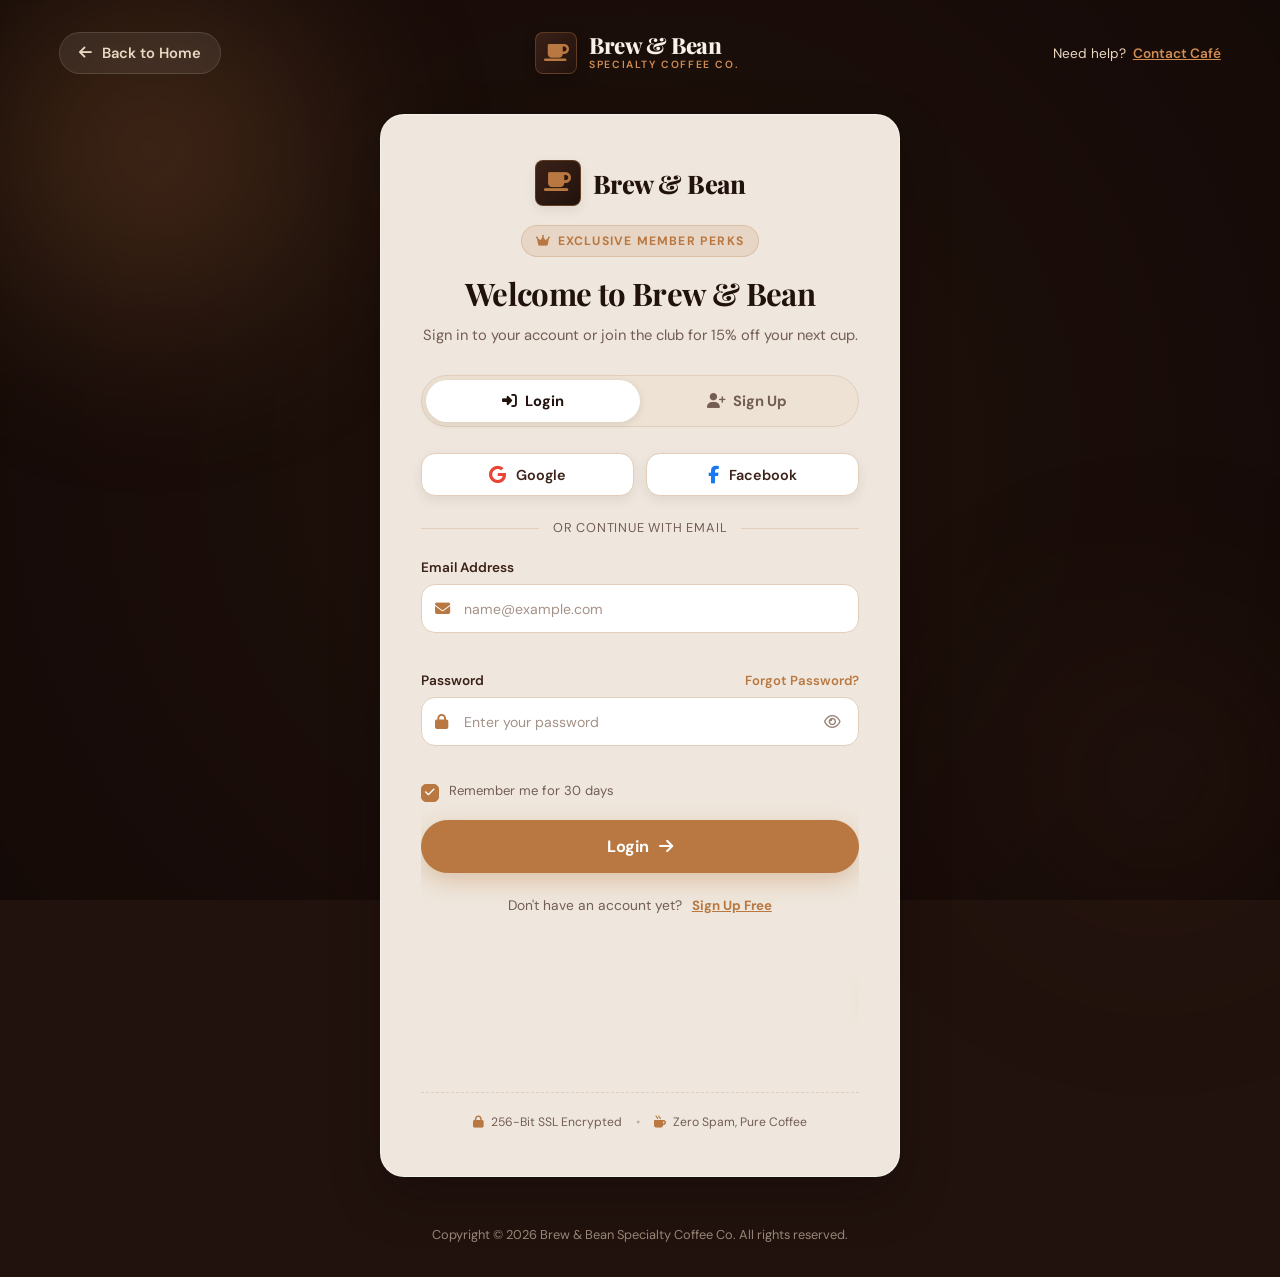
<file: auth.html>
<!DOCTYPE html>
<html lang="en">
<head>
  <meta charset="UTF-8">
  <meta name="viewport" content="width=device-width, initial-scale=1.0">
  <title>Account Portal | Brew &amp; Bean Specialty Coffee Co.</title>
  <meta name="description" content="Sign in or join the Brew & Bean Coffee Club to earn rewards, get 15% off your first order, and enjoy exclusive member privileges.">

  <!-- Google Fonts: Playfair Display & DM Sans -->
  <link rel="preconnect" href="https://fonts.googleapis.com">
  <link rel="preconnect" href="https://fonts.gstatic.com" crossorigin>
  <link href="https://fonts.googleapis.com/css2?family=DM+Sans:ital,opsz,wght@0,9..40,300;0,9..40,400;0,9..40,500;0,9..40,600;0,9..40,700;1,9..40,400&family=Playfair+Display:ital,wght@0,400;0,500;0,600;0,700;0,800;1,400;1,600&display=swap" rel="stylesheet">

  <!-- Font Awesome Icons -->
  <link rel="stylesheet" href="https://cdnjs.cloudflare.com/ajax/libs/font-awesome/6.5.1/css/all.min.css" integrity="sha512-DTOQO9RWCH3ppGqcWaEA1BIZOC6xxalwEsw9c2QQeAIftl+Vegovlnee1c9QX4TctnWMn13TZye+giMm8e2LwA==" crossorigin="anonymous" referrerpolicy="no-referrer" />

  <!-- Auth Stylesheet -->
  <link rel="stylesheet" href="auth.css">
</head>
<body>

  <!-- Background Ambience & Lighting -->
  <div class="auth-bg-wrapper">
    <div class="auth-bg-overlay"></div>
    <div class="ambient-glow glow-1"></div>
    <div class="ambient-glow glow-2"></div>
  </div>

  <div class="auth-page-container">
    
    <!-- Header Bar with Back to Home & Logo -->
    <header class="auth-top-nav">
      <a href="index.html" class="back-home-btn" aria-label="Return to Homepage">
        <i class="fa-solid fa-arrow-left"></i>
        <span>Back to Home</span>
      </a>

      <a href="index.html" class="auth-brand-logo">
        <div class="logo-icon">
          <i class="fa-solid fa-mug-saucer"></i>
        </div>
        <div class="logo-text">
          <span class="brand-title">Brew &amp; Bean</span>
          <span class="brand-subtitle">Specialty Coffee Co.</span>
        </div>
      </a>

      <div class="auth-help-link">
        <span>Need help?</span>
        <a href="index.html#contact">Contact Café</a>
      </div>
    </header>

    <!-- Main Authentication Box -->
    <main class="auth-main-content">
      <div class="auth-card">
        
        <!-- Centered Brew & Bean Brand Header -->
        <div class="auth-card-brand text-center">
          <a href="index.html" class="card-brand-link">
            <div class="logo-icon card-logo-icon">
              <i class="fa-solid fa-mug-saucer"></i>
            </div>
            <span class="brand-title">Brew &amp; Bean</span>
          </a>
        </div>

        <!-- Member Perk Badge -->
        <div class="auth-header text-center">
          <span class="club-badge">
            <i class="fa-solid fa-crown"></i> Exclusive Member Perks
          </span>
          <h1 class="auth-title" id="authTitle">Welcome to Brew &amp; Bean</h1>
          <p class="auth-subtitle" id="authSubtitle">
            Sign in to your account or join the club for 15% off your next cup.
          </p>
        </div>

        <!-- Tab Toggle Switcher -->
        <div class="auth-tabs" role="tablist" aria-label="Authentication Switcher">
          <div class="tab-indicator" id="tabIndicator"></div>
          <button type="button" class="tab-btn active" id="tabLogin" role="tab" aria-selected="true" aria-controls="loginPanel">
            <i class="fa-solid fa-right-to-bracket"></i> Login
          </button>
          <button type="button" class="tab-btn" id="tabSignUp" role="tab" aria-selected="false" aria-controls="signUpPanel">
            <i class="fa-solid fa-user-plus"></i> Sign Up
          </button>
        </div>

        <!-- Social Login Buttons -->
        <div class="social-auth-section">
          <div class="social-buttons-grid">
            <button type="button" class="btn-social google-btn" id="googleLoginBtn">
              <i class="fa-brands fa-google"></i>
              <span>Google</span>
            </button>
            <button type="button" class="btn-social facebook-btn" id="facebookLoginBtn">
              <i class="fa-brands fa-facebook-f"></i>
              <span>Facebook</span>
            </button>
          </div>
          
          <div class="auth-divider">
            <span>or continue with email</span>
          </div>
        </div>

        <!-- Forms Container (Animated Slider) -->
        <div class="forms-slider-container">
          <div class="forms-slider" id="formsSlider">
            
            <!-- 1. LOGIN FORM PANEL -->
            <div class="form-panel active" id="loginPanel" role="tabpanel" aria-labelledby="tabLogin">
              <form id="loginForm" class="auth-form" novalidate>
                
                <div class="form-group">
                  <label for="loginEmail">Email Address</label>
                  <div class="input-wrapper">
                    <i class="fa-solid fa-envelope input-icon"></i>
                    <input type="email" id="loginEmail" name="email" placeholder="name@example.com" autocomplete="email" required>
                  </div>
                  <span class="field-error" id="loginEmailError"></span>
                </div>

                <div class="form-group">
                  <div class="label-row">
                    <label for="loginPassword">Password</label>
                    <a href="#" class="forgot-link" id="forgotPasswordLink">Forgot Password?</a>
                  </div>
                  <div class="input-wrapper">
                    <i class="fa-solid fa-lock input-icon"></i>
                    <input type="password" id="loginPassword" name="password" placeholder="Enter your password" autocomplete="current-password" required>
                    <button type="button" class="toggle-password-btn" data-target="loginPassword" aria-label="Toggle password visibility">
                      <i class="fa-regular fa-eye"></i>
                    </button>
                  </div>
                  <span class="field-error" id="loginPasswordError"></span>
                </div>

                <div class="form-options">
                  <label class="custom-checkbox">
                    <input type="checkbox" id="rememberMe" checked>
                    <span class="checkbox-box"></span>
                    <span class="checkbox-text">Remember me for 30 days</span>
                  </label>
                </div>

                <button type="submit" class="btn btn-primary btn-block btn-lg" id="submitLoginBtn">
                  <span>Login</span>
                  <i class="fa-solid fa-arrow-right"></i>
                </button>

                <div class="form-switch-prompt">
                  <span>Don't have an account yet?</span>
                  <button type="button" class="switch-link" id="switchToSignUp">Sign Up Free</button>
                </div>
              </form>
            </div>

            <!-- 2. SIGN UP FORM PANEL -->
            <div class="form-panel" id="signUpPanel" role="tabpanel" aria-labelledby="tabSignUp">
              <form id="signUpForm" class="auth-form" novalidate>
                
                <div class="form-group">
                  <label for="regFullName">Full Name <span class="req">*</span></label>
                  <div class="input-wrapper">
                    <i class="fa-solid fa-user input-icon"></i>
                    <input type="text" id="regFullName" name="fullname" placeholder="e.g. Danny Ross" autocomplete="name" required>
                  </div>
                  <span class="field-error" id="regFullNameError"></span>
                </div>

                <div class="form-row-2col">
                  <div class="form-group">
                    <label for="regEmail">Email Address <span class="req">*</span></label>
                    <div class="input-wrapper">
                      <i class="fa-solid fa-envelope input-icon"></i>
                      <input type="email" id="regEmail" name="email" placeholder="name@example.com" autocomplete="email" required>
                    </div>
                    <span class="field-error" id="regEmailError"></span>
                  </div>

                  <div class="form-group">
                    <label for="regPhone">Phone Number <span class="req">*</span></label>
                    <div class="input-wrapper">
                      <i class="fa-solid fa-phone input-icon"></i>
                      <input type="tel" id="regPhone" name="phone" placeholder="+91 98765 43210" autocomplete="tel" required>
                    </div>
                    <span class="field-error" id="regPhoneError"></span>
                  </div>
                </div>

                <div class="form-row-2col">
                  <div class="form-group">
                    <label for="regPassword">Password <span class="req">*</span></label>
                    <div class="input-wrapper">
                      <i class="fa-solid fa-lock input-icon"></i>
                      <input type="password" id="regPassword" name="password" placeholder="Min 6 characters" autocomplete="new-password" required>
                      <button type="button" class="toggle-password-btn" data-target="regPassword" aria-label="Toggle password visibility">
                        <i class="fa-regular fa-eye"></i>
                      </button>
                    </div>
                    <span class="field-error" id="regPasswordError"></span>
                  </div>

                  <div class="form-group">
                    <label for="regConfirmPassword">Confirm Password <span class="req">*</span></label>
                    <div class="input-wrapper">
                      <i class="fa-solid fa-shield-halved input-icon"></i>
                      <input type="password" id="regConfirmPassword" name="confirmpassword" placeholder="Re-enter password" autocomplete="new-password" required>
                      <button type="button" class="toggle-password-btn" data-target="regConfirmPassword" aria-label="Toggle password visibility">
                        <i class="fa-regular fa-eye"></i>
                      </button>
                    </div>
                    <span class="field-error" id="regConfirmPasswordError"></span>
                  </div>
                </div>

                <div class="form-options">
                  <label class="custom-checkbox">
                    <input type="checkbox" id="regTerms" checked required>
                    <span class="checkbox-box"></span>
                    <span class="checkbox-text">
                      I agree to the <a href="index.html" class="inline-link">Terms of Service</a> &amp; want to receive secret roast discounts.
                    </span>
                  </label>
                  <span class="field-error" id="regTermsError"></span>
                </div>

                <button type="submit" class="btn btn-primary btn-block btn-lg" id="submitSignUpBtn">
                  <span>Create Account</span>
                  <i class="fa-solid fa-arrow-right"></i>
                </button>

                <div class="form-switch-prompt">
                  <span>Already have an account?</span>
                  <button type="button" class="switch-link" id="switchToLogin">Login</button>
                </div>
              </form>
            </div>

          </div>
        </div>

        <!-- Footer Guarantees -->
        <div class="auth-card-footer">
          <div class="guarantee-item">
            <i class="fa-solid fa-lock"></i>
            <span>256-Bit SSL Encrypted</span>
          </div>
          <div class="guarantee-divider">•</div>
          <div class="guarantee-item">
            <i class="fa-solid fa-mug-hot"></i>
            <span>Zero Spam, Pure Coffee</span>
          </div>
        </div>

      </div>
    </main>

    <!-- Simple Bottom Copyright -->
    <footer class="auth-page-footer">
      <p>Copyright &copy; 2026 Brew &amp; Bean Specialty Coffee Co. All rights reserved.</p>
    </footer>

  </div>

  <!-- Forgot Password Modal -->
  <div class="auth-modal-overlay" id="forgotModalOverlay">
    <div class="auth-modal-card">
      <button class="modal-close-btn" id="closeForgotModalBtn" aria-label="Close modal">
        <i class="fa-solid fa-xmark"></i>
      </button>
      <div class="modal-icon-header">
        <i class="fa-solid fa-key"></i>
      </div>
      <h3 class="modal-title">Reset Your Password</h3>
      <p class="modal-text">Enter your registered email address and we'll send you an instant reset link.</p>
      
      <form id="forgotPasswordForm" novalidate>
        <div class="form-group text-left">
          <label for="forgotEmail">Email Address</label>
          <div class="input-wrapper">
            <i class="fa-solid fa-envelope input-icon"></i>
            <input type="email" id="forgotEmail" placeholder="name@example.com" required>
          </div>
          <span class="field-error" id="forgotEmailError"></span>
        </div>
        <button type="submit" class="btn btn-primary btn-block">Send Reset Link</button>
      </form>
    </div>
  </div>

  <!-- Toast Notification Container -->
  <div class="toast-container" id="toastContainer"></div>

  <!-- JavaScript -->
  <script src="auth.js"></script>
</body>
</html>
</file>
<file: auth.css>
/* ==========================================================================
   Brew & Bean - Authentication Portal Styling (auth.css)
   Warm, Elegant, and Cozy Coffee-Shop Aesthetic
   ========================================================================== */

:root {
  /* Brand Palette */
  --dark-coffee-brown: #21120D;
  --coffee-brown: #3B2118;
  --cream: #F8F1E7;
  --cream-subtle: #fcf9f5;
  --caramel: #B97841;
  --caramel-hover: #9c6332;
  --caramel-light: #d18d53;
  --light-brown: #EAD7C2;
  --light-brown-border: #e2ceba;
  --white: #FFFFFF;
  --text-color: #2B211D;
  --text-muted: #735D54;

  /* Typography */
  --font-heading: 'Playfair Display', Georgia, serif;
  --font-body: 'DM Sans', -apple-system, BlinkMacSystemFont, 'Segoe UI', Roboto, sans-serif;

  /* Elevations & Radii */
  --shadow-sm: 0 4px 12px rgba(33, 18, 13, 0.08);
  --shadow-md: 0 10px 30px rgba(33, 18, 13, 0.12);
  --shadow-lg: 0 20px 50px rgba(15, 8, 6, 0.28);
  --shadow-caramel: 0 8px 24px rgba(185, 120, 65, 0.35);
  --radius-sm: 8px;
  --radius-md: 14px;
  --radius-lg: 24px;
  --radius-full: 9999px;

  /* Transitions */
  --transition-fast: 0.2s cubic-bezier(0.4, 0, 0.2, 1);
  --transition-normal: 0.35s cubic-bezier(0.4, 0, 0.2, 1);
  --transition-bounce: 0.5s cubic-bezier(0.34, 1.56, 0.64, 1);
}

/* Reset */
*, *::before, *::after {
  box-sizing: border-box;
  margin: 0;
  padding: 0;
}

html, body {
  min-height: 100%;
  font-family: var(--font-body);
  color: var(--text-color);
  background-color: var(--dark-coffee-brown);
  line-height: 1.55;
  overflow-x: hidden;
  -webkit-font-smoothing: antialiased;
}

a {
  color: inherit;
  text-decoration: none;
}

button {
  cursor: pointer;
  background: none;
  border: none;
  font-family: inherit;
}

/* Background Atmosphere */
.auth-bg-wrapper {
  position: fixed;
  top: 0;
  left: 0;
  width: 100vw;
  height: 100vh;
  z-index: 0;
  background-image: url('https://images.unsplash.com/photo-1501339847302-ac426a4a7cbb?q=80&w=1920&auto=format&fit=crop');
  background-size: cover;
  background-position: center;
}

.auth-bg-overlay {
  position: absolute;
  top: 0;
  left: 0;
  width: 100%;
  height: 100%;
  background: radial-gradient(circle at center, rgba(33, 18, 13, 0.82) 0%, rgba(20, 10, 7, 0.95) 100%);
  backdrop-filter: blur(8px);
  -webkit-backdrop-filter: blur(8px);
}

.ambient-glow {
  position: absolute;
  border-radius: 50%;
  filter: blur(80px);
  opacity: 0.35;
  pointer-events: none;
}

.glow-1 {
  width: 500px;
  height: 500px;
  background: radial-gradient(circle, var(--caramel) 0%, transparent 70%);
  top: -100px;
  left: -100px;
}

.glow-2 {
  width: 450px;
  height: 450px;
  background: radial-gradient(circle, var(--coffee-brown) 0%, transparent 70%);
  bottom: -100px;
  right: -100px;
}

/* Page Layout */
.auth-page-container {
  position: relative;
  z-index: 10;
  min-height: 100vh;
  display: flex;
  flex-direction: column;
  justify-content: space-between;
  padding: 1.5rem 1.2rem;
  max-width: 1200px;
  margin: 0 auto;
}

/* Top Navigation Bar */
.auth-top-nav {
  display: flex;
  align-items: center;
  justify-content: space-between;
  padding: 0.5rem 0 1.5rem 0;
}

.back-home-btn {
  display: inline-flex;
  align-items: center;
  gap: 0.6rem;
  font-size: 0.92rem;
  font-weight: 600;
  color: var(--light-brown);
  background: rgba(255, 255, 255, 0.08);
  backdrop-filter: blur(6px);
  padding: 0.55rem 1.2rem;
  border-radius: var(--radius-full);
  border: 1px solid rgba(255, 255, 255, 0.12);
  transition: all var(--transition-fast);
}

.back-home-btn:hover {
  background-color: var(--caramel);
  color: var(--white);
  border-color: var(--caramel);
  transform: translateX(-3px);
}

/* Brand Logo */
.auth-brand-logo {
  display: flex;
  align-items: center;
  gap: 0.75rem;
}

.logo-icon {
  width: 42px;
  height: 42px;
  border-radius: var(--radius-sm);
  background: linear-gradient(135deg, var(--coffee-brown), var(--dark-coffee-brown));
  color: var(--caramel);
  display: flex;
  align-items: center;
  justify-content: center;
  font-size: 1.25rem;
  box-shadow: 0 4px 12px rgba(0,0,0,0.3);
  border: 1px solid rgba(185, 120, 65, 0.35);
  transition: transform var(--transition-fast);
}

.auth-brand-logo:hover .logo-icon {
  transform: rotate(-5deg) scale(1.05);
}

.logo-text {
  display: flex;
  flex-direction: column;
}

.brand-title {
  font-family: var(--font-heading);
  font-size: 1.4rem;
  font-weight: 800;
  color: var(--cream);
  line-height: 1.1;
  letter-spacing: -0.02em;
}

.brand-subtitle {
  font-size: 0.65rem;
  text-transform: uppercase;
  letter-spacing: 1.6px;
  color: var(--caramel-light);
  font-weight: 600;
}

.auth-help-link {
  font-size: 0.85rem;
  color: var(--light-brown);
  display: flex;
  align-items: center;
  gap: 0.4rem;
}

.auth-help-link a {
  color: var(--caramel-light);
  font-weight: 600;
  text-decoration: underline;
}

.auth-help-link a:hover {
  color: var(--white);
}

/* Main Content Area */
.auth-main-content {
  display: flex;
  justify-content: center;
  align-items: center;
  padding: 1rem 0 2rem 0;
}

/* The Authentication Card */
.auth-card {
  background: rgba(248, 241, 231, 0.96);
  backdrop-filter: blur(16px);
  -webkit-backdrop-filter: blur(16px);
  border-radius: var(--radius-lg);
  width: 100%;
  max-width: 520px;
  padding: 2.8rem 2.5rem;
  box-shadow: var(--shadow-lg);
  border: 1px solid rgba(255, 255, 255, 0.4);
  position: relative;
  overflow: hidden;
  animation: cardFadeUp 0.6s cubic-bezier(0.16, 1, 0.3, 1);
}

@keyframes cardFadeUp {
  from { opacity: 0; transform: translateY(24px) scale(0.98); }
  to { opacity: 1; transform: translateY(0) scale(1); }
}

/* Card Brand Header */
.auth-card-brand {
  margin-bottom: 1.2rem;
}

.card-brand-link {
  display: inline-flex;
  align-items: center;
  gap: 0.75rem;
  transition: transform var(--transition-fast);
}

.card-brand-link:hover {
  transform: scale(1.03);
}

.card-logo-icon {
  width: 46px;
  height: 46px;
  font-size: 1.35rem;
  box-shadow: var(--shadow-sm);
}

.auth-card-brand .brand-title {
  color: var(--dark-coffee-brown);
  font-size: 1.6rem;
}

/* Card Header */
.auth-header {
  margin-bottom: 1.8rem;
}

.text-center {
  text-align: center;
}

.club-badge {
  display: inline-flex;
  align-items: center;
  gap: 0.4rem;
  background-color: rgba(185, 120, 65, 0.15);
  color: var(--caramel);
  font-size: 0.76rem;
  font-weight: 700;
  text-transform: uppercase;
  letter-spacing: 1.2px;
  padding: 0.35rem 0.9rem;
  border-radius: var(--radius-full);
  margin-bottom: 0.75rem;
  border: 1px solid rgba(185, 120, 65, 0.25);
}

.auth-title {
  font-family: var(--font-heading);
  font-size: 1.95rem;
  color: var(--dark-coffee-brown);
  margin-bottom: 0.4rem;
  letter-spacing: -0.02em;
}

.auth-subtitle {
  font-size: 0.92rem;
  color: var(--text-muted);
  line-height: 1.5;
}

/* Tab Toggle Switcher */
.auth-tabs {
  position: relative;
  display: flex;
  background-color: #eee2d4;
  border-radius: var(--radius-full);
  padding: 4px;
  margin-bottom: 1.6rem;
  border: 1px solid var(--light-brown-border);
}

.tab-indicator {
  position: absolute;
  top: 4px;
  bottom: 4px;
  left: 4px;
  width: calc(50% - 4px);
  background: var(--white);
  border-radius: var(--radius-full);
  box-shadow: 0 2px 8px rgba(33, 18, 13, 0.1);
  transition: transform 0.35s cubic-bezier(0.4, 0, 0.2, 1);
  z-index: 1;
}

.tab-btn {
  position: relative;
  flex: 1;
  padding: 0.7rem 1rem;
  font-size: 0.92rem;
  font-weight: 700;
  color: var(--text-muted);
  border-radius: var(--radius-full);
  display: inline-flex;
  align-items: center;
  justify-content: center;
  gap: 0.5rem;
  transition: color var(--transition-fast);
  z-index: 2;
}

.tab-btn.active {
  color: var(--dark-coffee-brown);
}

.tab-btn:hover:not(.active) {
  color: var(--caramel);
}

/* Social Login Buttons */
.social-buttons-grid {
  display: grid;
  grid-template-columns: 1fr 1fr;
  gap: 0.8rem;
}

.btn-social {
  display: flex;
  align-items: center;
  justify-content: center;
  gap: 0.65rem;
  padding: 0.72rem 1rem;
  border-radius: var(--radius-md);
  background-color: var(--white);
  border: 1px solid var(--light-brown-border);
  color: var(--coffee-brown);
  font-size: 0.9rem;
  font-weight: 600;
  box-shadow: var(--shadow-sm);
  transition: all var(--transition-fast);
}

.btn-social:hover {
  transform: translateY(-2px);
  box-shadow: var(--shadow-md);
}

.google-btn:hover {
  border-color: #ea4335;
  color: #ea4335;
}

.facebook-btn:hover {
  border-color: #1877f2;
  color: #1877f2;
}

.btn-social i {
  font-size: 1.1rem;
}

.google-btn i { color: #ea4335; }
.facebook-btn i { color: #1877f2; }

/* Divider */
.auth-divider {
  display: flex;
  align-items: center;
  text-align: center;
  margin: 1.4rem 0 1.2rem 0;
  color: var(--text-muted);
  font-size: 0.8rem;
  text-transform: uppercase;
  letter-spacing: 0.8px;
}

.auth-divider::before,
.auth-divider::after {
  content: '';
  flex: 1;
  border-bottom: 1px solid var(--light-brown-border);
}

.auth-divider span {
  padding: 0 0.85rem;
}

/* Forms Slider Layout */
.forms-slider-container {
  overflow: hidden;
  position: relative;
  width: 100%;
}

.forms-slider {
  display: flex;
  width: 200%;
  transition: transform 0.45s cubic-bezier(0.4, 0, 0.2, 1);
}

.form-panel {
  width: 50%;
  flex-shrink: 0;
  transition: opacity 0.35s ease;
}

.form-panel:not(.active) {
  opacity: 0.2;
  pointer-events: none;
}

.form-panel.active {
  opacity: 1;
  pointer-events: auto;
}

/* Form Styles */
.auth-form {
  display: flex;
  flex-direction: column;
  gap: 1.1rem;
}

.form-row-2col {
  display: grid;
  grid-template-columns: 1fr 1fr;
  gap: 0.9rem;
}

.form-group {
  display: flex;
  flex-direction: column;
  gap: 0.35rem;
}

.form-group label {
  font-size: 0.85rem;
  font-weight: 600;
  color: var(--coffee-brown);
}

.form-group label .req {
  color: #c93b2b;
}

.label-row {
  display: flex;
  justify-content: space-between;
  align-items: center;
}

.forgot-link {
  font-size: 0.82rem;
  font-weight: 600;
  color: var(--caramel);
  transition: color var(--transition-fast);
}

.forgot-link:hover {
  color: var(--caramel-hover);
  text-decoration: underline;
}

/* Input Fields with Floating Icons */
.input-wrapper {
  position: relative;
  display: flex;
  align-items: center;
}

.input-icon {
  position: absolute;
  left: 14px;
  color: var(--caramel);
  font-size: 0.95rem;
  pointer-events: none;
  transition: color var(--transition-fast);
}

.input-wrapper input {
  width: 100%;
  padding: 0.85rem 2.8rem 0.85rem 2.6rem;
  background-color: var(--white);
  border: 1.5px solid var(--light-brown-border);
  border-radius: var(--radius-md);
  color: var(--text-color);
  font-size: 0.92rem;
  font-family: var(--font-body);
  transition: all var(--transition-fast);
}

.input-wrapper input::placeholder {
  color: #a49187;
  font-size: 0.88rem;
}

.input-wrapper input:focus {
  outline: none;
  border-color: var(--caramel);
  box-shadow: 0 0 0 3px rgba(185, 120, 65, 0.18);
  background-color: #fff;
}

.input-wrapper input:focus + .toggle-password-btn i {
  color: var(--caramel);
}

/* Password Visibility Toggle */
.toggle-password-btn {
  position: absolute;
  right: 12px;
  top: 50%;
  transform: translateY(-50%);
  color: #998379;
  padding: 6px;
  font-size: 0.92rem;
  display: flex;
  align-items: center;
  justify-content: center;
  transition: color var(--transition-fast);
}

.toggle-password-btn:hover {
  color: var(--coffee-brown);
}

/* Error Messages */
.field-error {
  font-size: 0.74rem;
  color: #c93b2b;
  min-height: 14px;
}

/* Checkbox & Options */
.form-options {
  display: flex;
  flex-direction: column;
  gap: 0.2rem;
  margin-top: -0.1rem;
}

.custom-checkbox {
  display: flex;
  align-items: flex-start;
  gap: 0.6rem;
  cursor: pointer;
  user-select: none;
}

.custom-checkbox input[type="checkbox"] {
  position: absolute;
  opacity: 0;
  cursor: pointer;
}

.checkbox-box {
  width: 18px;
  height: 18px;
  border-radius: 5px;
  border: 1.5px solid var(--light-brown-border);
  background-color: var(--white);
  display: flex;
  align-items: center;
  justify-content: center;
  margin-top: 2px;
  flex-shrink: 0;
  transition: all var(--transition-fast);
}

.custom-checkbox input[type="checkbox"]:checked ~ .checkbox-box {
  background-color: var(--caramel);
  border-color: var(--caramel);
}

.custom-checkbox input[type="checkbox"]:checked ~ .checkbox-box::after {
  content: '\f00c';
  font-family: 'Font Awesome 6 Free';
  font-weight: 900;
  color: var(--white);
  font-size: 0.68rem;
}

.checkbox-text {
  font-size: 0.82rem;
  color: var(--text-muted);
  line-height: 1.4;
}

.inline-link {
  color: var(--caramel);
  text-decoration: underline;
}

/* Buttons */
.btn {
  display: inline-flex;
  align-items: center;
  justify-content: center;
  gap: 0.6rem;
  padding: 0.85rem 1.8rem;
  font-family: var(--font-body);
  font-size: 0.98rem;
  font-weight: 700;
  border-radius: var(--radius-full);
  transition: all var(--transition-normal);
  white-space: nowrap;
}

.btn-primary {
  background-color: var(--caramel);
  color: var(--white);
  box-shadow: var(--shadow-caramel);
  border: 1px solid var(--caramel);
}

.btn-primary:hover {
  background-color: var(--caramel-hover);
  border-color: var(--caramel-hover);
  transform: translateY(-2px);
  box-shadow: 0 10px 28px rgba(185, 120, 65, 0.45);
}

.btn-lg {
  padding: 0.95rem 2rem;
  font-size: 1.02rem;
}

.btn-block {
  width: 100%;
}

/* Switch Prompt */
.form-switch-prompt {
  text-align: center;
  font-size: 0.86rem;
  color: var(--text-muted);
  margin-top: 0.3rem;
}

.switch-link {
  font-weight: 700;
  color: var(--caramel);
  margin-left: 0.35rem;
  text-decoration: underline;
  transition: color var(--transition-fast);
}

.switch-link:hover {
  color: var(--caramel-hover);
}

/* Card Footer Guarantees */
.auth-card-footer {
  margin-top: 1.8rem;
  padding-top: 1.2rem;
  border-top: 1px dashed var(--light-brown-border);
  display: flex;
  align-items: center;
  justify-content: center;
  gap: 0.9rem;
  font-size: 0.76rem;
  color: var(--text-muted);
}

.guarantee-item {
  display: flex;
  align-items: center;
  gap: 0.4rem;
}

.guarantee-item i {
  color: var(--caramel);
}

.guarantee-divider {
  opacity: 0.4;
}

/* Bottom Footer */
.auth-page-footer {
  text-align: center;
  padding: 1rem 0 0.5rem 0;
  font-size: 0.8rem;
  color: rgba(234, 215, 194, 0.6);
}

/* Modal Overlay for Forgot Password */
.auth-modal-overlay {
  position: fixed;
  top: 0;
  left: 0;
  width: 100%;
  height: 100%;
  background: rgba(15, 8, 6, 0.8);
  backdrop-filter: blur(6px);
  z-index: 2000;
  display: flex;
  align-items: center;
  justify-content: center;
  padding: 1.5rem;
  opacity: 0;
  pointer-events: none;
  transition: opacity var(--transition-normal);
}

.auth-modal-overlay.active {
  opacity: 1;
  pointer-events: auto;
}

.auth-modal-card {
  background-color: var(--cream);
  border-radius: var(--radius-lg);
  max-width: 420px;
  width: 100%;
  padding: 2.2rem 2rem;
  text-align: center;
  box-shadow: var(--shadow-lg);
  position: relative;
  border: 1px solid var(--light-brown-border);
  transform: translateY(20px);
  transition: transform var(--transition-normal);
}

.auth-modal-overlay.active .auth-modal-card {
  transform: translateY(0);
}

.modal-close-btn {
  position: absolute;
  top: 16px;
  right: 16px;
  width: 32px;
  height: 32px;
  border-radius: var(--radius-full);
  background-color: var(--white);
  color: var(--coffee-brown);
  display: flex;
  align-items: center;
  justify-content: center;
  font-size: 0.95rem;
}

.modal-icon-header {
  width: 56px;
  height: 56px;
  margin: 0 auto 1.1rem auto;
  border-radius: var(--radius-full);
  background-color: rgba(185, 120, 65, 0.15);
  color: var(--caramel);
  display: flex;
  align-items: center;
  justify-content: center;
  font-size: 1.5rem;
}

.modal-title {
  font-family: var(--font-heading);
  font-size: 1.5rem;
  margin-bottom: 0.4rem;
  color: var(--dark-coffee-brown);
}

.modal-text {
  font-size: 0.88rem;
  color: var(--text-muted);
  margin-bottom: 1.4rem;
  line-height: 1.5;
}

.text-left {
  text-align: left;
}

/* Toast Notification */
.toast-container {
  position: fixed;
  bottom: 24px;
  right: 24px;
  z-index: 2200;
  display: flex;
  flex-direction: column;
  gap: 0.75rem;
  pointer-events: none;
}

.toast {
  pointer-events: auto;
  background-color: var(--dark-coffee-brown);
  color: var(--cream);
  border-radius: var(--radius-md);
  padding: 0.9rem 1.4rem;
  display: flex;
  align-items: center;
  gap: 0.8rem;
  box-shadow: 0 10px 30px rgba(0,0,0,0.3);
  border-left: 4px solid var(--caramel);
  min-width: 280px;
  max-width: 360px;
  font-size: 0.9rem;
  transform: translateX(120%);
  transition: transform var(--transition-bounce), opacity var(--transition-fast);
}

.toast.show {
  transform: translateX(0);
}

.toast-icon {
  color: var(--caramel);
  font-size: 1.15rem;
  flex-shrink: 0;
}

/* Responsive Media Queries */
@media (max-width: 768px) {
  .auth-top-nav {
    flex-wrap: wrap;
    gap: 1rem;
    justify-content: center;
  }

  .auth-top-nav .back-home-btn {
    order: 1;
  }

  .auth-top-nav .auth-brand-logo {
    order: 2;
    width: 100%;
    justify-content: center;
    margin: 0.5rem 0;
  }

  .auth-top-nav .auth-help-link {
    order: 3;
  }

  .auth-card {
    padding: 2.2rem 1.6rem;
  }

  .form-row-2col {
    grid-template-columns: 1fr;
  }

  .auth-title {
    font-size: 1.7rem;
  }
}

@media (max-width: 480px) {
  .auth-page-container {
    padding: 1rem 0.8rem;
  }

  .auth-card {
    padding: 1.8rem 1.2rem;
    border-radius: var(--radius-md);
  }

  .social-buttons-grid {
    grid-template-columns: 1fr;
  }

  .auth-card-footer {
    flex-direction: column;
    gap: 0.4rem;
  }

  .guarantee-divider {
    display: none;
  }
}
</file>
